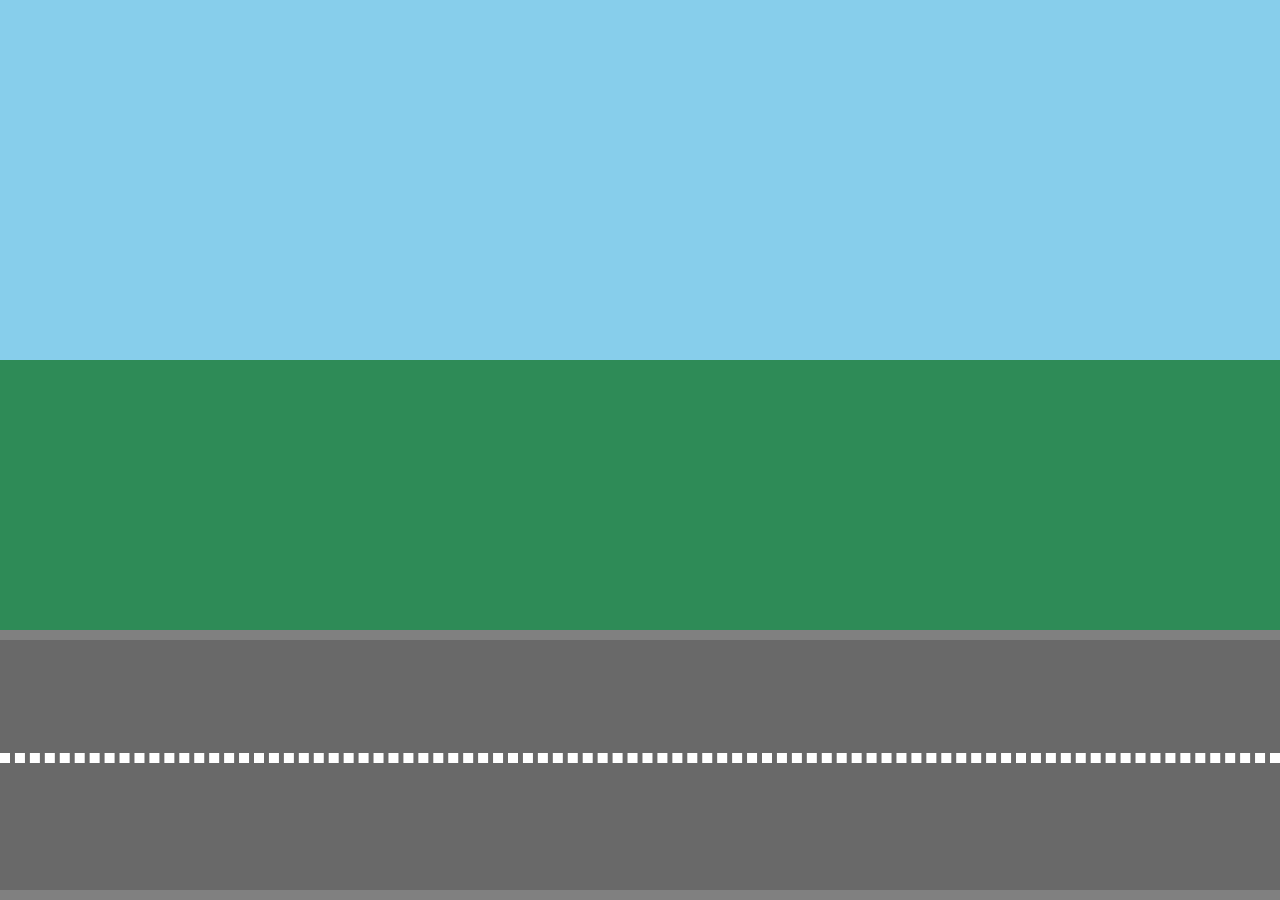
<file: mario-examples/index.html>
<!DOCTYPE html>
<head>
  <title>Mario Kart Animations</title>
  <link href="style.css" rel="stylesheet" type="text/css">
</head>
<body>
  <div class="sky"></div>
  <div class="grass"></div>
  <div class="road">
    <div class="lines"></div>
  </div>
</body>
</file>
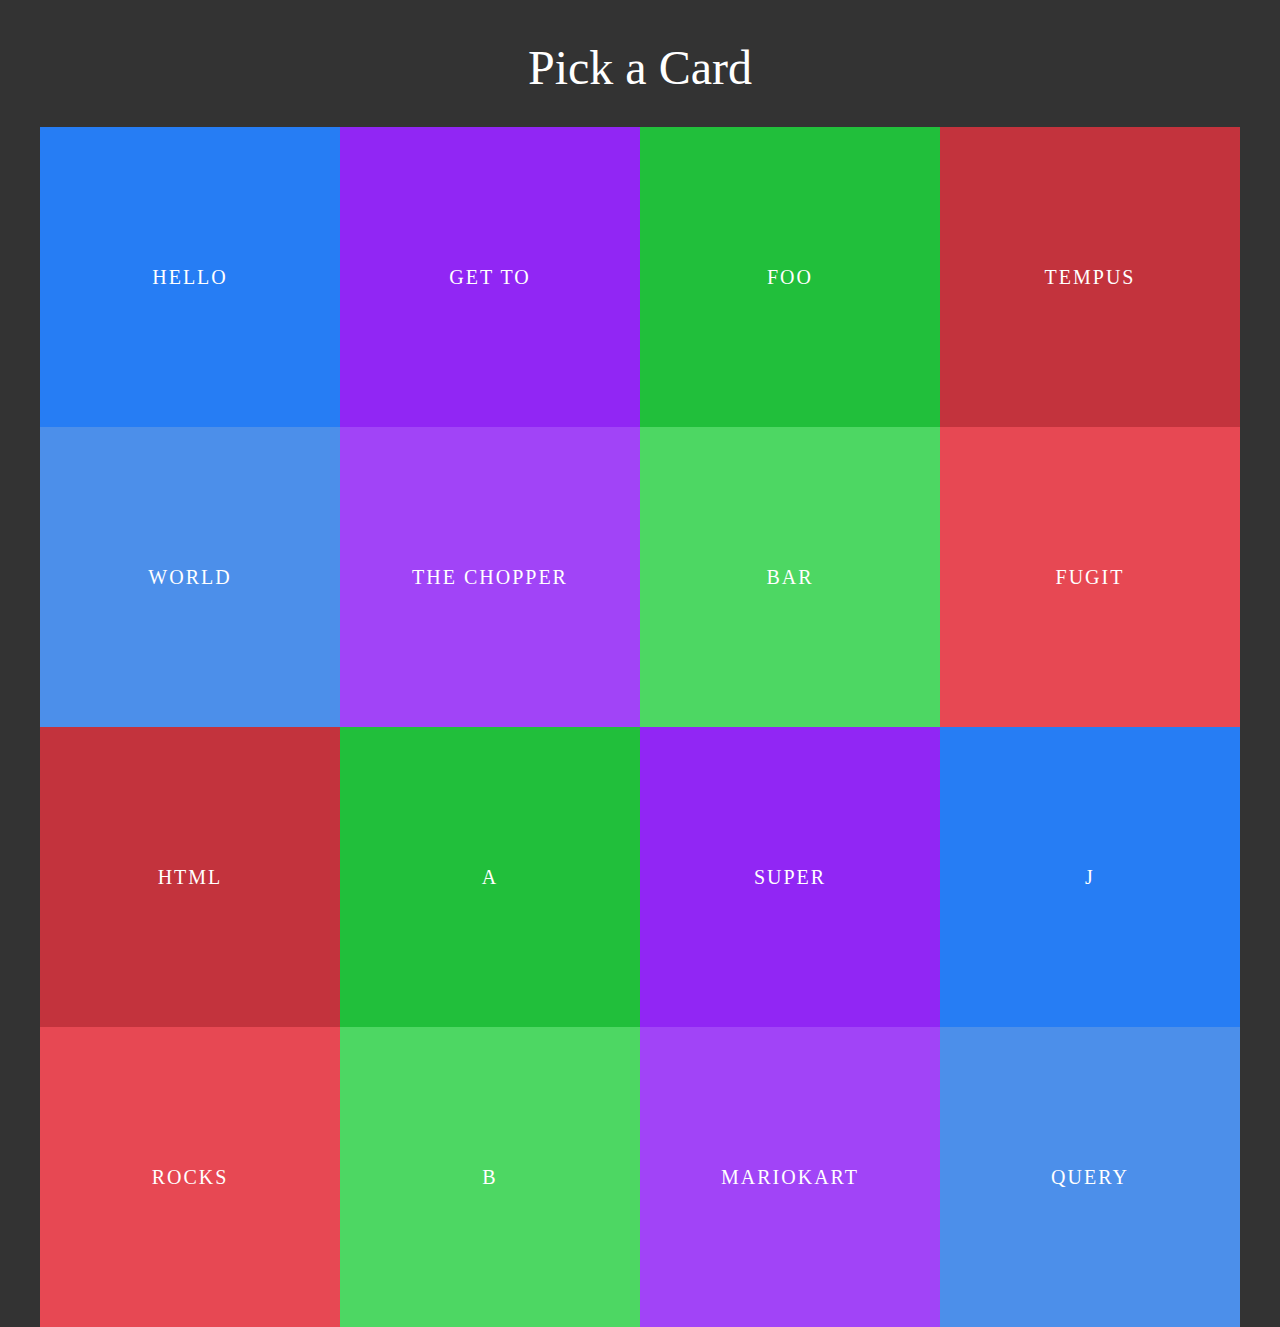
<file: rotate-examples/panels.html>
<!DOCTYPE html>
<head>
  <title>Basket Example</title>
  <link href="style.css" rel="stylesheet" type="text/css">
</head>
<body>
  <div class="wrapper">
    <h1>Pick a Card</h1>
    <ul class="panels">
      <li>
        <div class="front" style="background: #267df4">Hello</div>
        <div class="back" style="background: #4c8fea">World</div>
      </li>
      <li>
        <div class="front" style="background: #9126f4">Get to</div>
        <div class="back" style="background: #a144f7">The chopper</div>
      </li>
      <li>
        <div class="front" style="background: #21bf3b">foo</div>
        <div class="back" style="background: #4dd763">bar</div>
      </li>
      <li>
        <div class="front" style="background: #c3333d">tempus</div>
        <div class="back" style="background: #e74853">fugit</div>
      </li>
      <li>
        <div class="front" style="background: #c3333d">html</div>
        <div class="back" style="background: #e74853">rocks</div>
      </li>
      <li>
        <div class="front" style="background: #21bf3b">A</div>
        <div class="back" style="background: #4dd763">B</div>
      </li>
      <li>
        <div class="front" style="background: #9126f4">Super</div>
        <div class="back" style="background: #a144f7">Mariokart</div>
      </li>
      <li>
        <div class="front" style="background: #267df4">j</div>
        <div class="back" style="background: #4c8fea">Query</div>
      </li>
    </ul>
  </div>
</body>
</file>
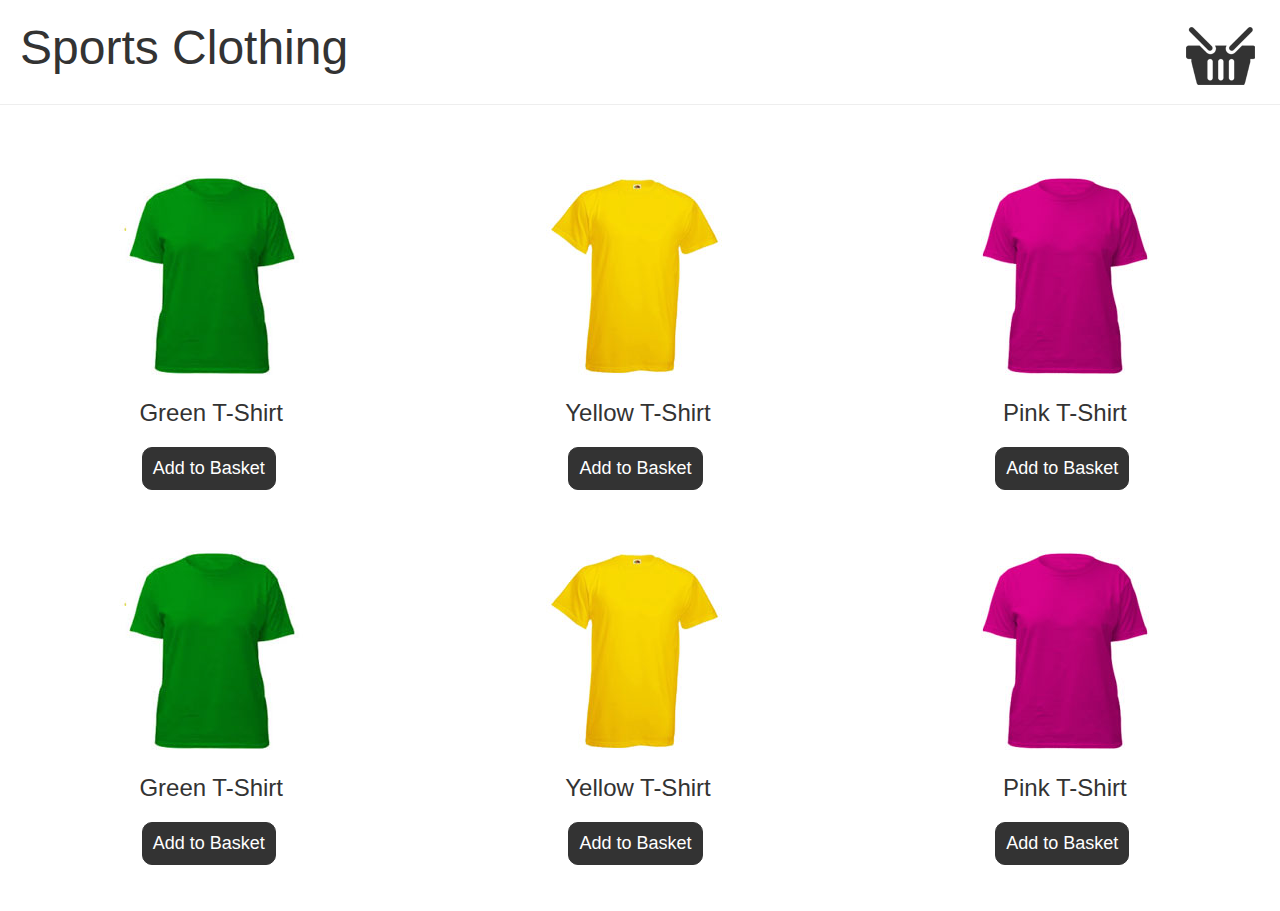
<file: web-examples/basket.html>
<!DOCTYPE html>
<head>
  <title>Basket Example</title>
  <link href="style.css" rel="stylesheet" type="text/css" />
  <script
    src="https://code.jquery.com/jquery-1.12.3.min.js"
    integrity="sha256-aaODHAgvwQW1bFOGXMeX+pC4PZIPsvn2h1sArYOhgXQ="
    crossorigin="anonymous"
  ></script>
</head>
<body class="basket">
  <header>
    <h1>Sports Clothing</h1>
    <div class="basket-icon"><img src="img/basket.png" /></div>
  </header>
  <ul class="products">
    <li>
      <img src="img/t-1.jpg" />
      <h2>Green T-Shirt</h2>
      <button>Add to Basket</button>
    </li>
    <li>
      <img src="img/t-2.jpg" />
      <h2>Yellow T-Shirt</h2>
      <button>Add to Basket</button>
    </li>
    <li>
      <img src="img/t-3.jpg" />
      <h2>Pink T-Shirt</h2>
      <button>Add to Basket</button>
    </li>
    <li>
      <img src="img/t-1.jpg" />
      <h2>Green T-Shirt</h2>
      <button>Add to Basket</button>
    </li>
    <li>
      <img src="img/t-2.jpg" />
      <h2>Yellow T-Shirt</h2>
      <button>Add to Basket</button>
    </li>
    <li>
      <img src="img/t-3.jpg" />
      <h2>Pink T-Shirt</h2>
      <button>Add to Basket</button>
    </li>
  </ul>
  <script>
    $('button').on('click', function () {
      $(this)
        .closest('li')
        .find('img')
        .clone()
        .addClass('zoom')
        .appendTo('body');
      setTimeout(() => {
        $('.zoom').remove();
      }, 1000);
    });
  </script>
</body>
</file>
<file: mario-examples/style.css>
/*// BASE STYLES //*/

html, body{
  height: 100%;
  width:100%;
  overflow: hidden;
  margin: 0;
}

.grass, .sky, .road{
  position: relative;
}

.sky{
  height: 40%;
  background: skyblue;
}

.grass{
  height: 30%;
  background: seagreen;
}

.road{
  height: 30%;
  background: dimgrey;
  box-sizing: border-box;
  border-top: 10px solid grey;
  border-bottom: 10px solid grey;
  width: 100%;
}

.lines{
  box-sizing: border-box;
  border: 5px dashed #fff;
  height: 0px;
  width: 100%;
  position: absolute;
  top: 45%;
}

/*// ELEMENTS TO ANIMATE //*/



/*// KEYFRAMES //*/
</file>
<file: rotate-examples/style.css>
body{
  background: #333;
  font-family: verdana;
}

.wrapper{
  width: 100%;
  max-width: 1200px;
  margin: 40px auto;
}

h1{
  color: #fff;
  font-weight: normal;
  text-align: center;
  font-size: 48px;
}

.panels{
  list-style-type: none;
  padding: 0;
}

.panels li{
  position: relative;
  width: 25%;
  margin: 0;
  display: block;
  box-sizing: border-box;
  float: left
}

.panels li div{
  width: 100%;
  padding: 50% 0;
  text-align: center;
  color: #fff;
  font-size: 20px;
  text-transform: uppercase;
  letter-spacing: 2px;
  line-height: 0;
  cursor: pointer;
}

/*// ANIMATION STYLES //*/
</file>
<file: web-examples/style.css>
/*// POP-UP BASE STYLES //*/

body {
  margin: 0;
  position: relative;
}
body.pop-up {
  background: #222;
}
* {
  font-family: Calibri, sans-serif;
  font-weight: normal;
  color: #333;
}
h1 {
  font-size: 48px;
  margin: 10px 0;
}
p {
  margin-bottom: 40px;
}
#pop-up {
  position: relative;
  top: 200px;
  width: 500px;
  margin: 0 auto;
  text-align: center;
}
#pop-up .container {
  background: #f0e4d4;
  padding: 30px;
  position: absolute;
  top: 50px;
  width: 100%;
  box-sizing: border-box;
}
#pop-up input {
  padding: 10px;
  border: 0;
  border-radius: 10px 0 0 10px;
  border: 1px solid #333;
  font-size: 18px;
}
button {
  padding: 10px;
  border: 0;
  color: #fff;
  background: #333;
  margin-left: -5px;
  margin-left: -5px;
  border-radius: 0 10px 10px 0;
  border: 1px solid #333;
  font-size: 18px;
}
.cross {
  position: absolute;
  top: 10px;
  left: 10px;
  background: #555;
  color: #ddd;
  font-weight: bold;
  width: 22px;
  height: 22px;
  text-align: center;
  border-radius: 11px;
}

/*// POP-UP ANIMATION STYLES //*/
#pop-up {
  top: -400px;
  transform-origin: 10px 10px;
  animation: drop 0.5s ease forwards, swing 2s 2s ease forwards;
}

@keyframes drop {
  0% {
    opacity: 0;
  }
  70% {
    transform: translateY(700px);
  }
  100% {
    transform: translateY(650px);
    opacity: 1;
  }
}

@keyframes swing {
  0% {
    transform: translateY(650px) rotateZ(0deg);
  }
  40% {
    transform: translateY(650px) rotateZ(90deg);
  }
  70% {
    transform: translateY(650px) rotateZ(70deg);
  }
  100% {
    transform: translateY(650px) rotateZ(75deg);
  }
}

/*// BASKET BASE STYLES //*/

header {
  padding: 10px 20px;
  border-bottom: 1px solid #eee;
  background: #fff;
}
header:after {
  display: block;
  content: '';
  clear: both;
}
.basket ul {
  padding: 0;
  margin-top: 40px;
}
.basket li {
  display: inline-block;
  list-style-type: none;
  width: 30%;
  margin: 30px 1.5%;
  text-align: center;
}
.basket button {
  border-radius: 10px;
  cursor: pointer;
}
.basket header div {
  float: right;
  position: relative;
  z-index: 1;
}
.basket header h1 {
  float: left;
}

/*// BASKET ANIMATION STYLES //*/

.zoom {
  position: absolute;
  top: 40px;
  right: 50%;
  width: 40px;
  opacity: 0;
  animation: zoom 1s ease forwards;
}

@keyframes zoom {
  0% {
    opacity: 0;
  }
  50% {
    opacity: 1;
  }
  100% {
    opacity: 0;
    right: 40px;
  }
}
</file>
